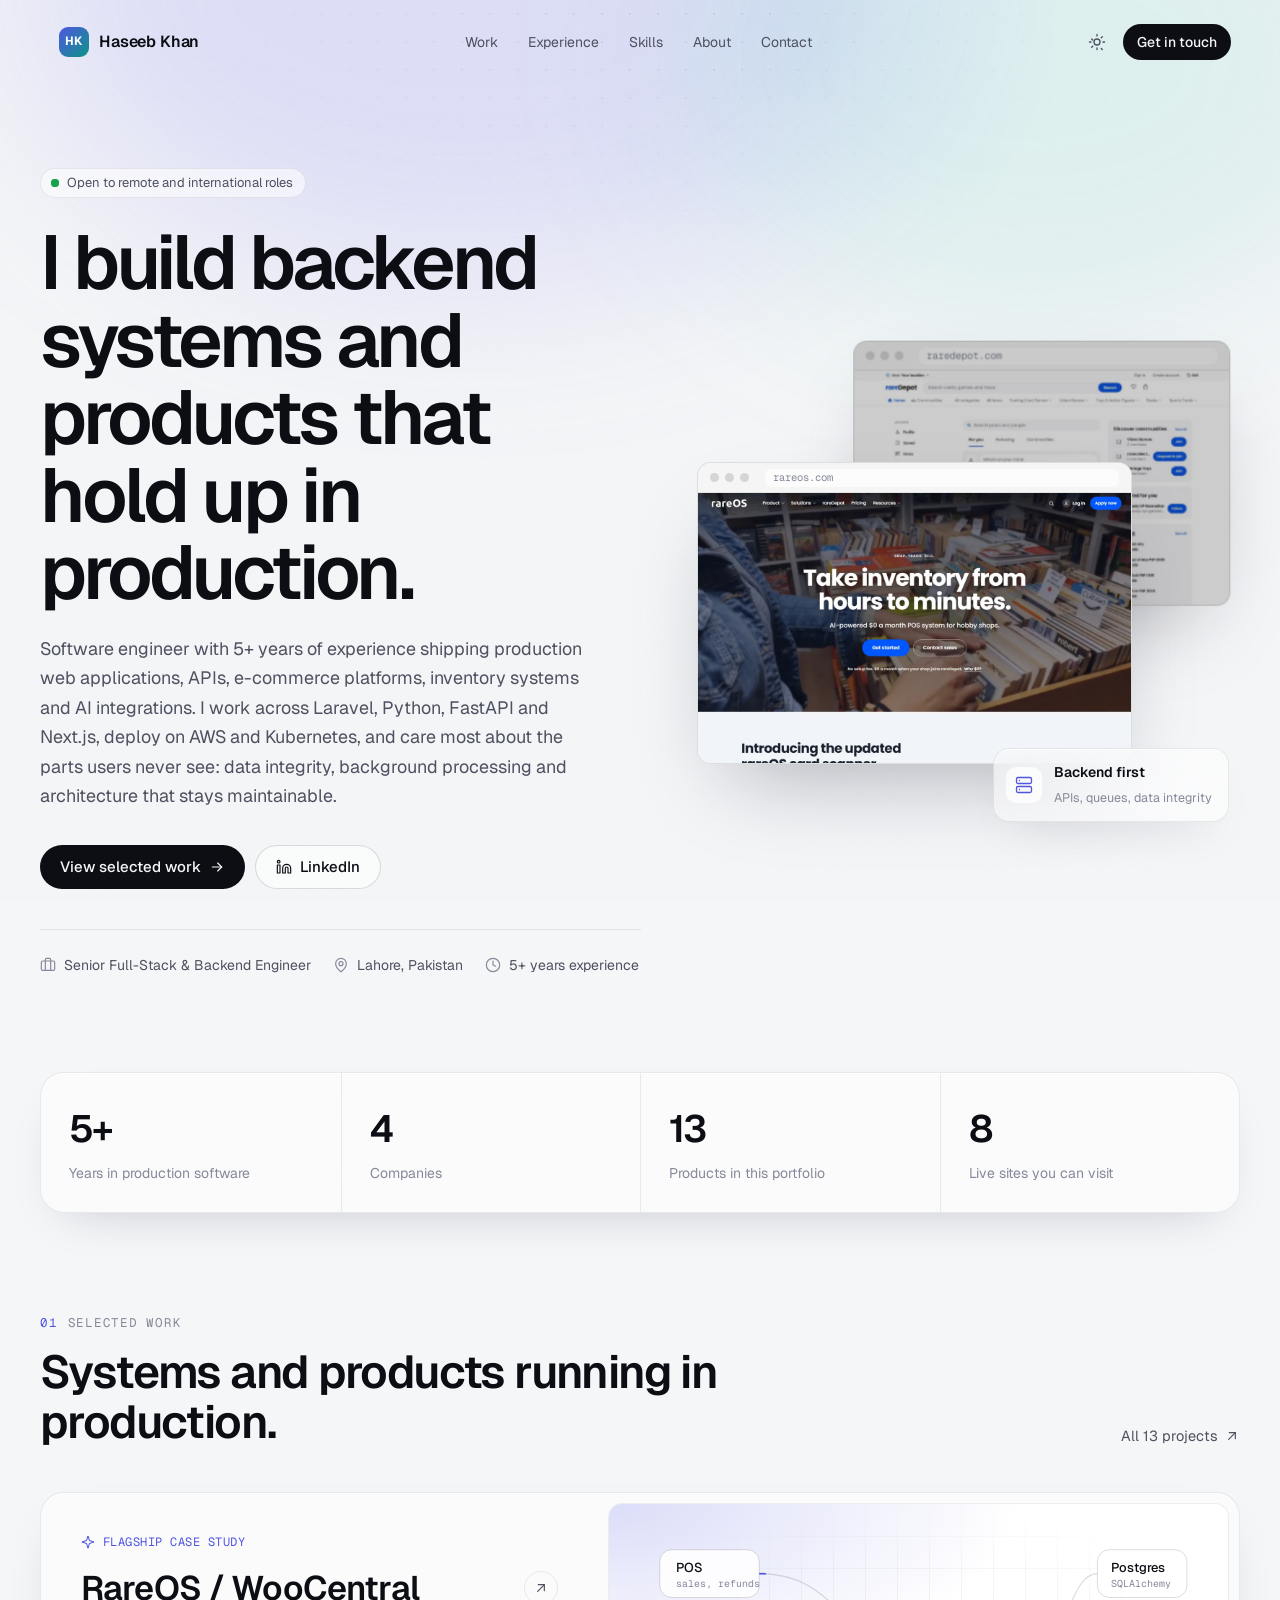
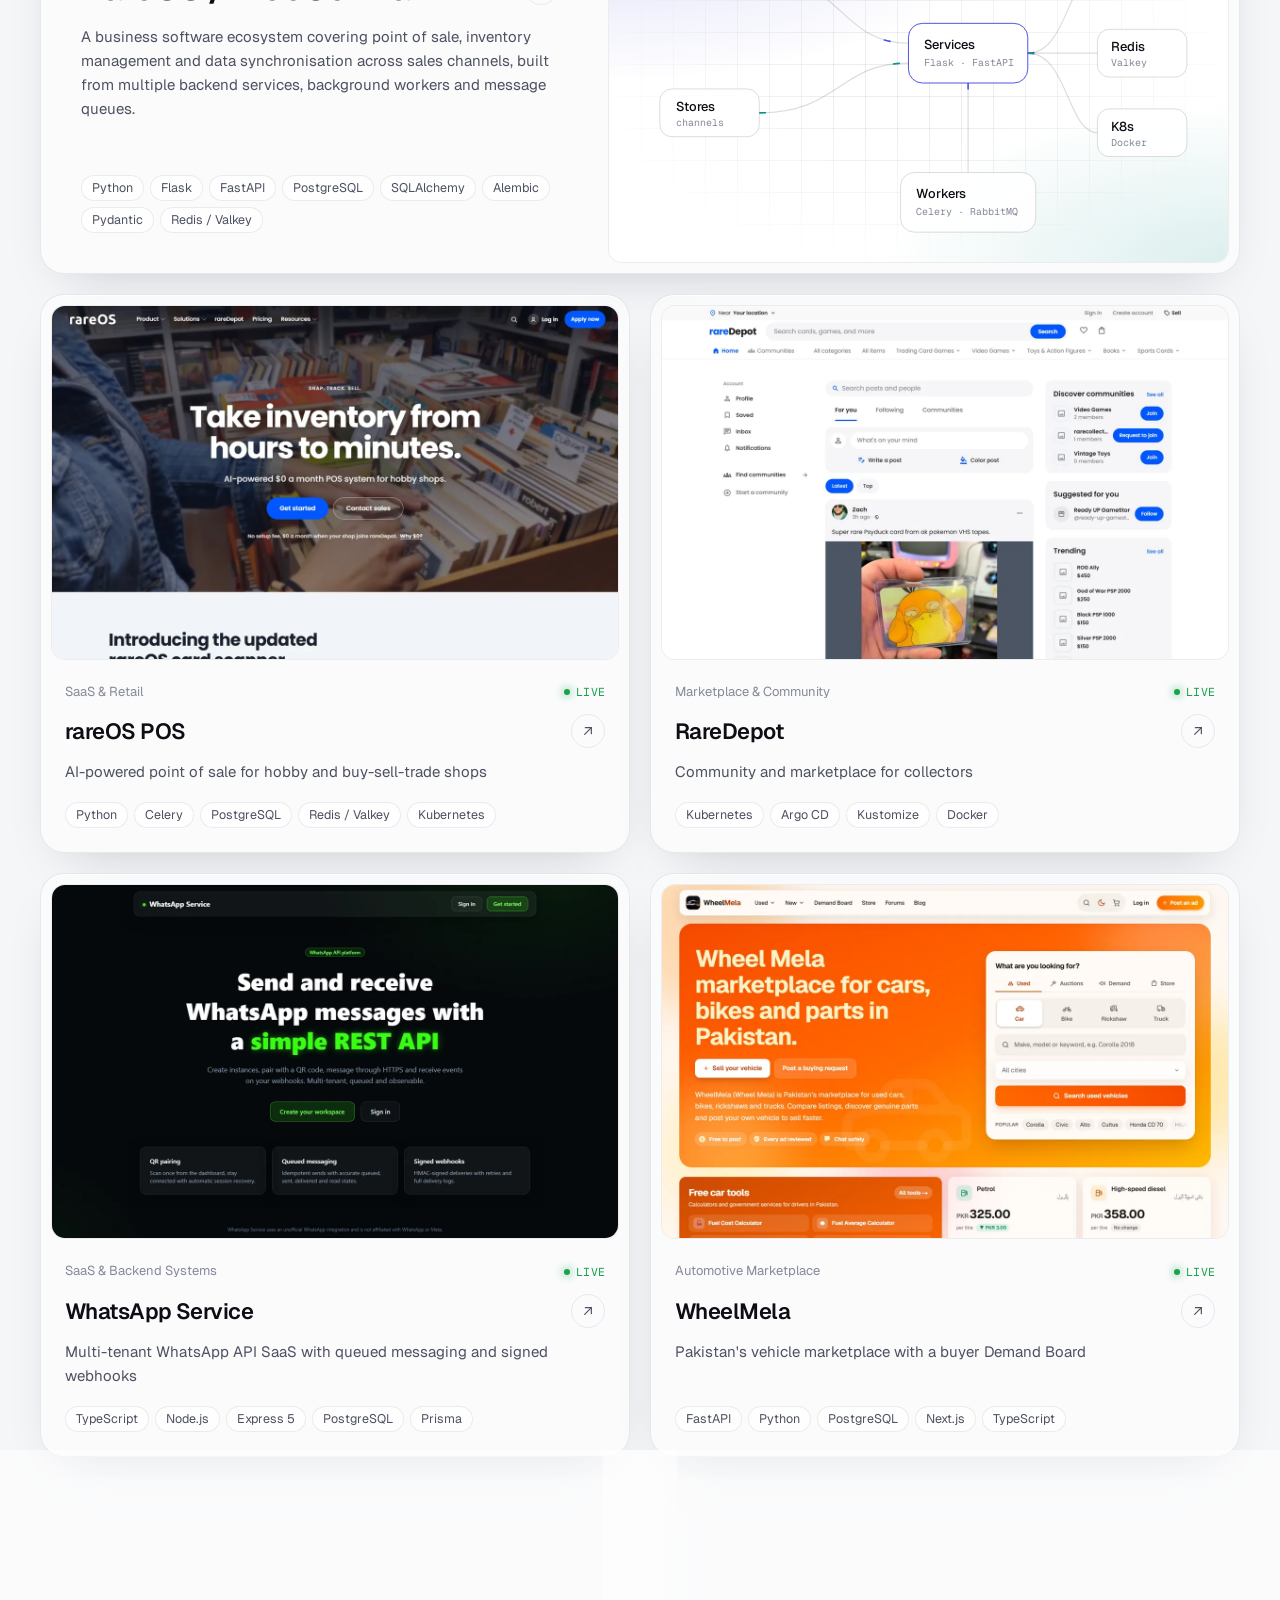
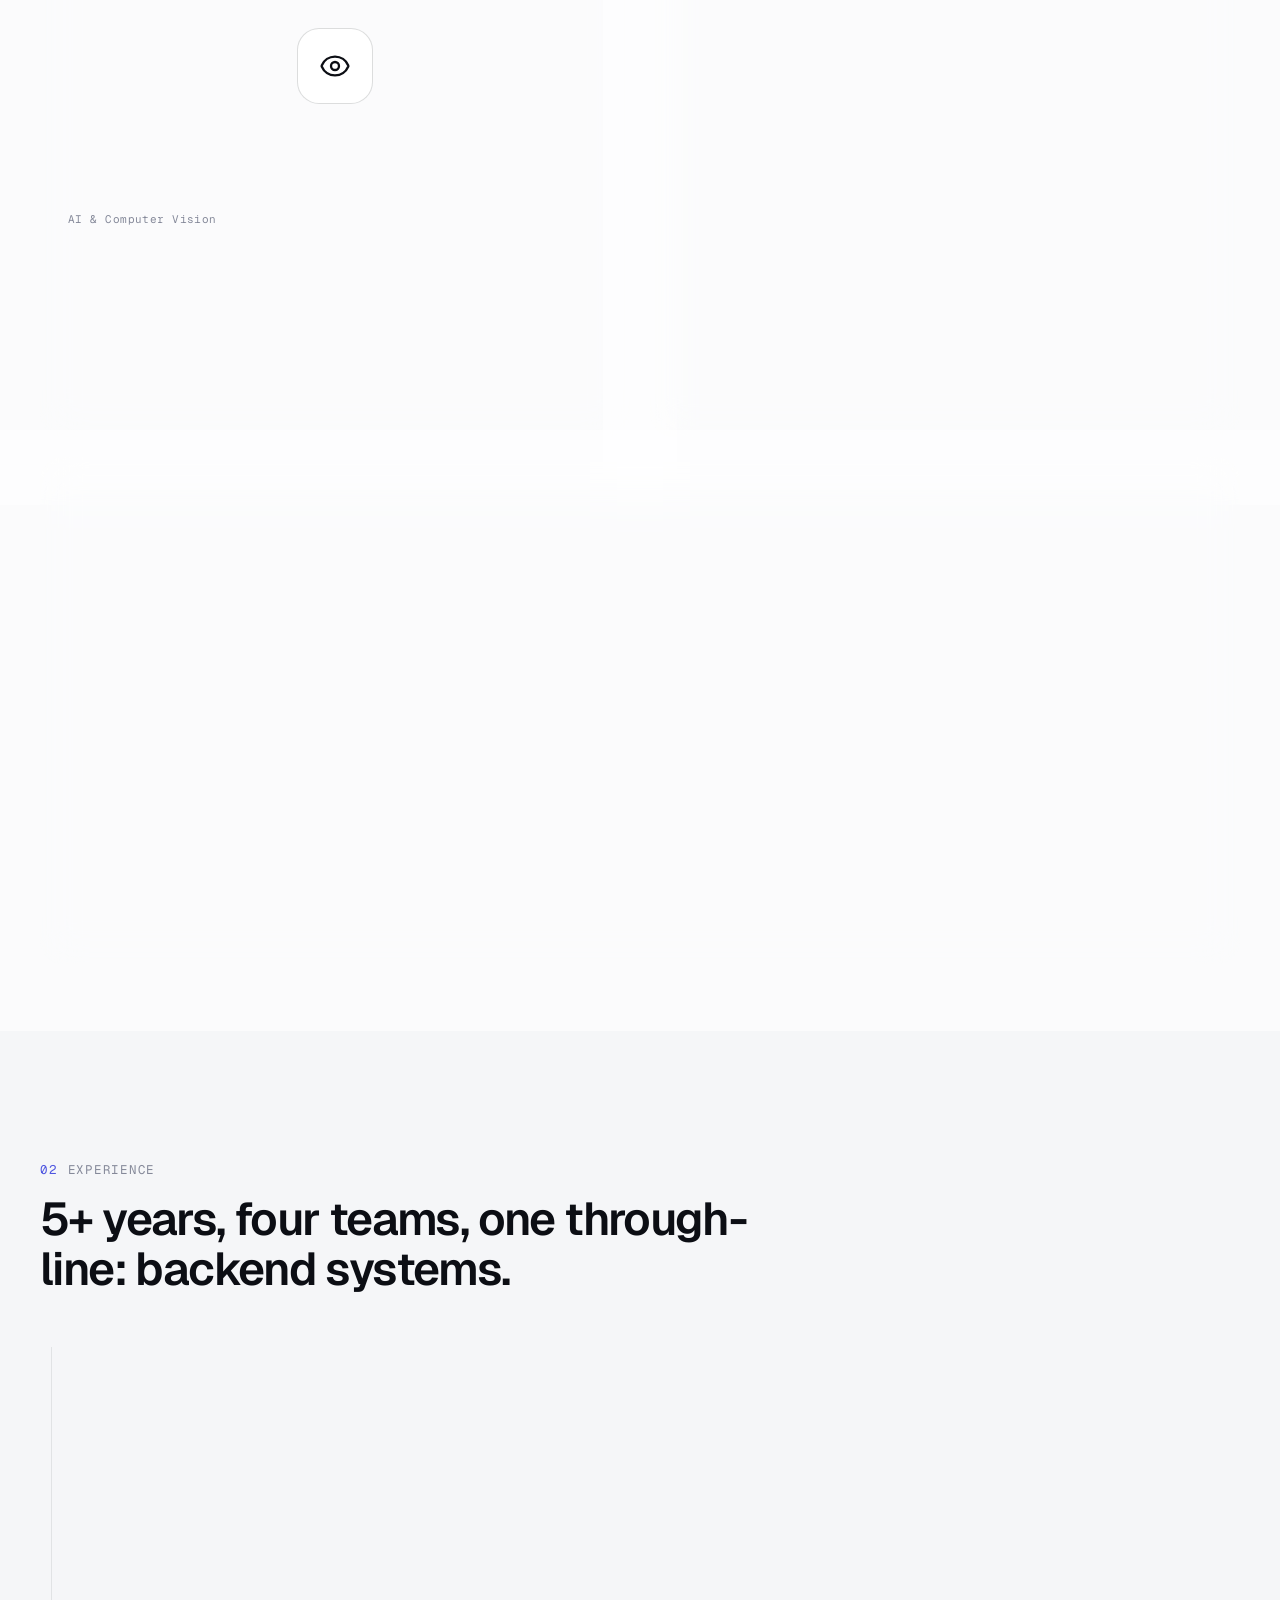
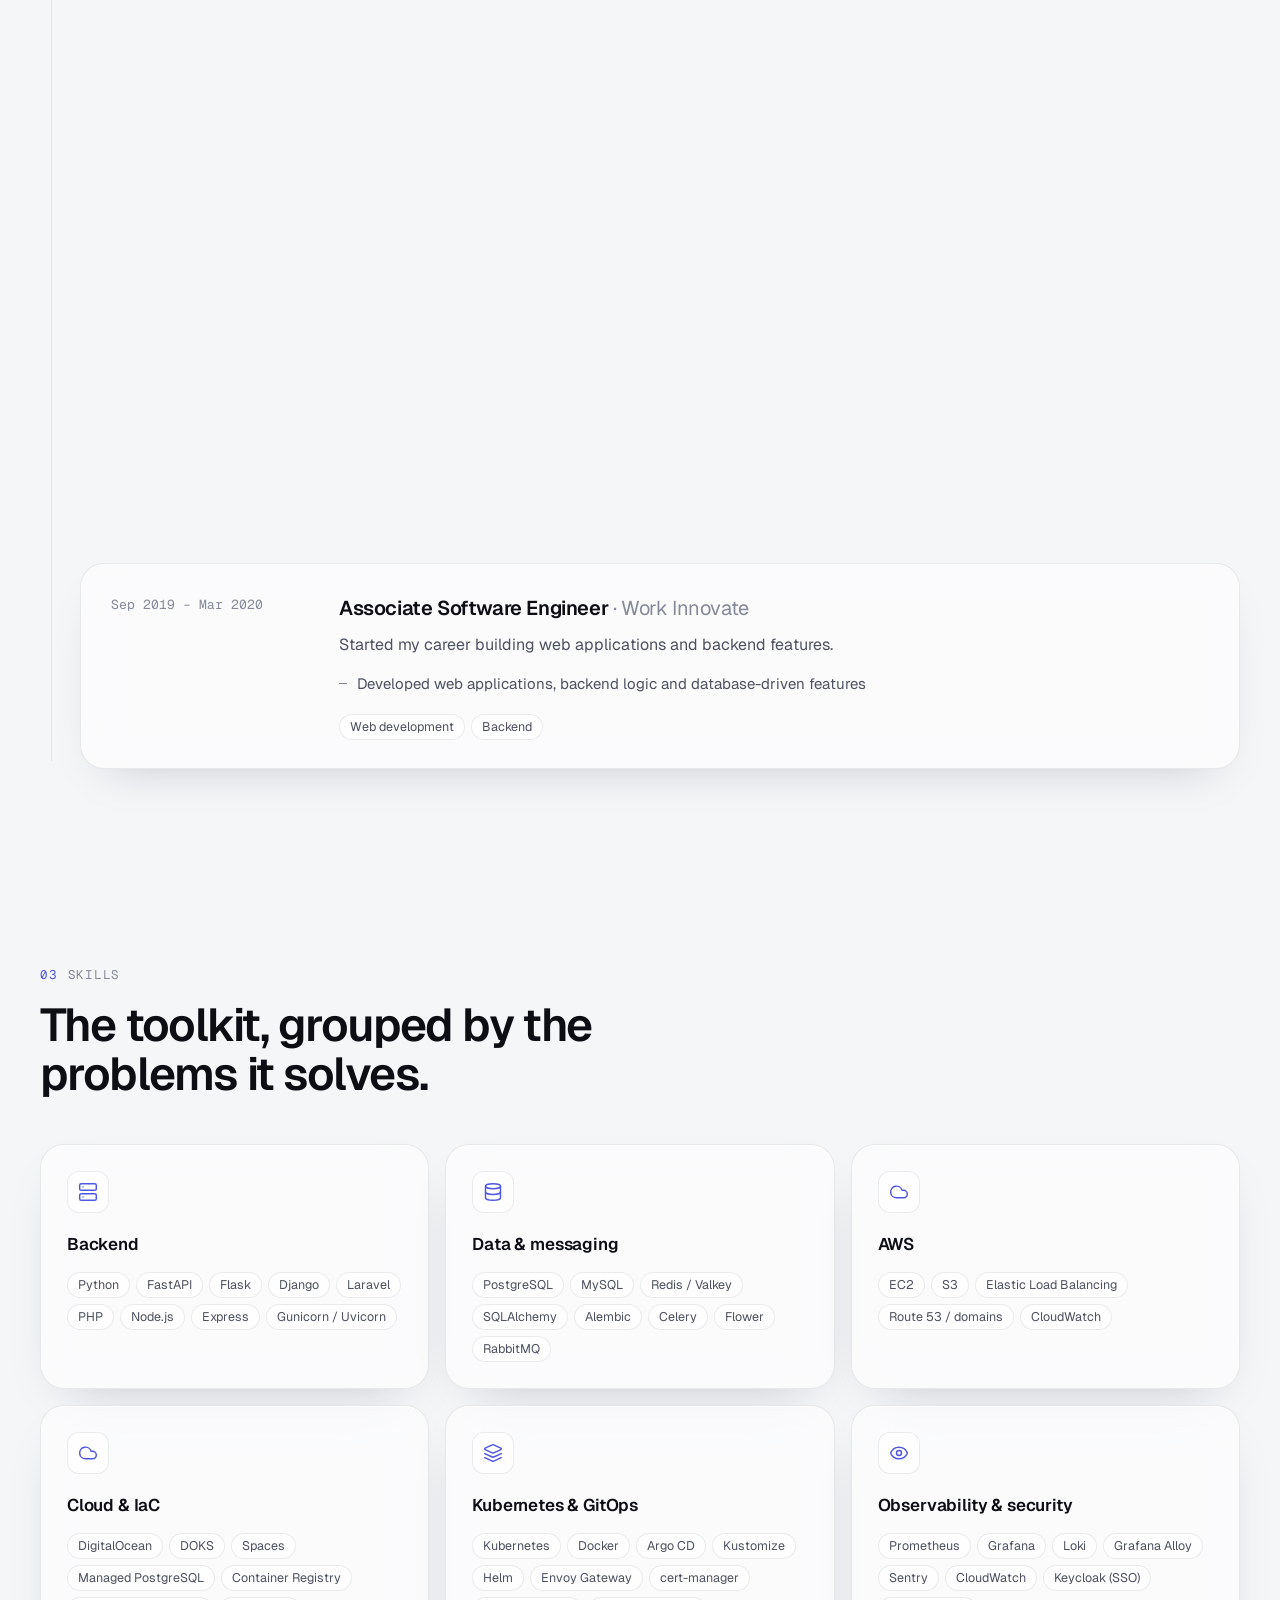
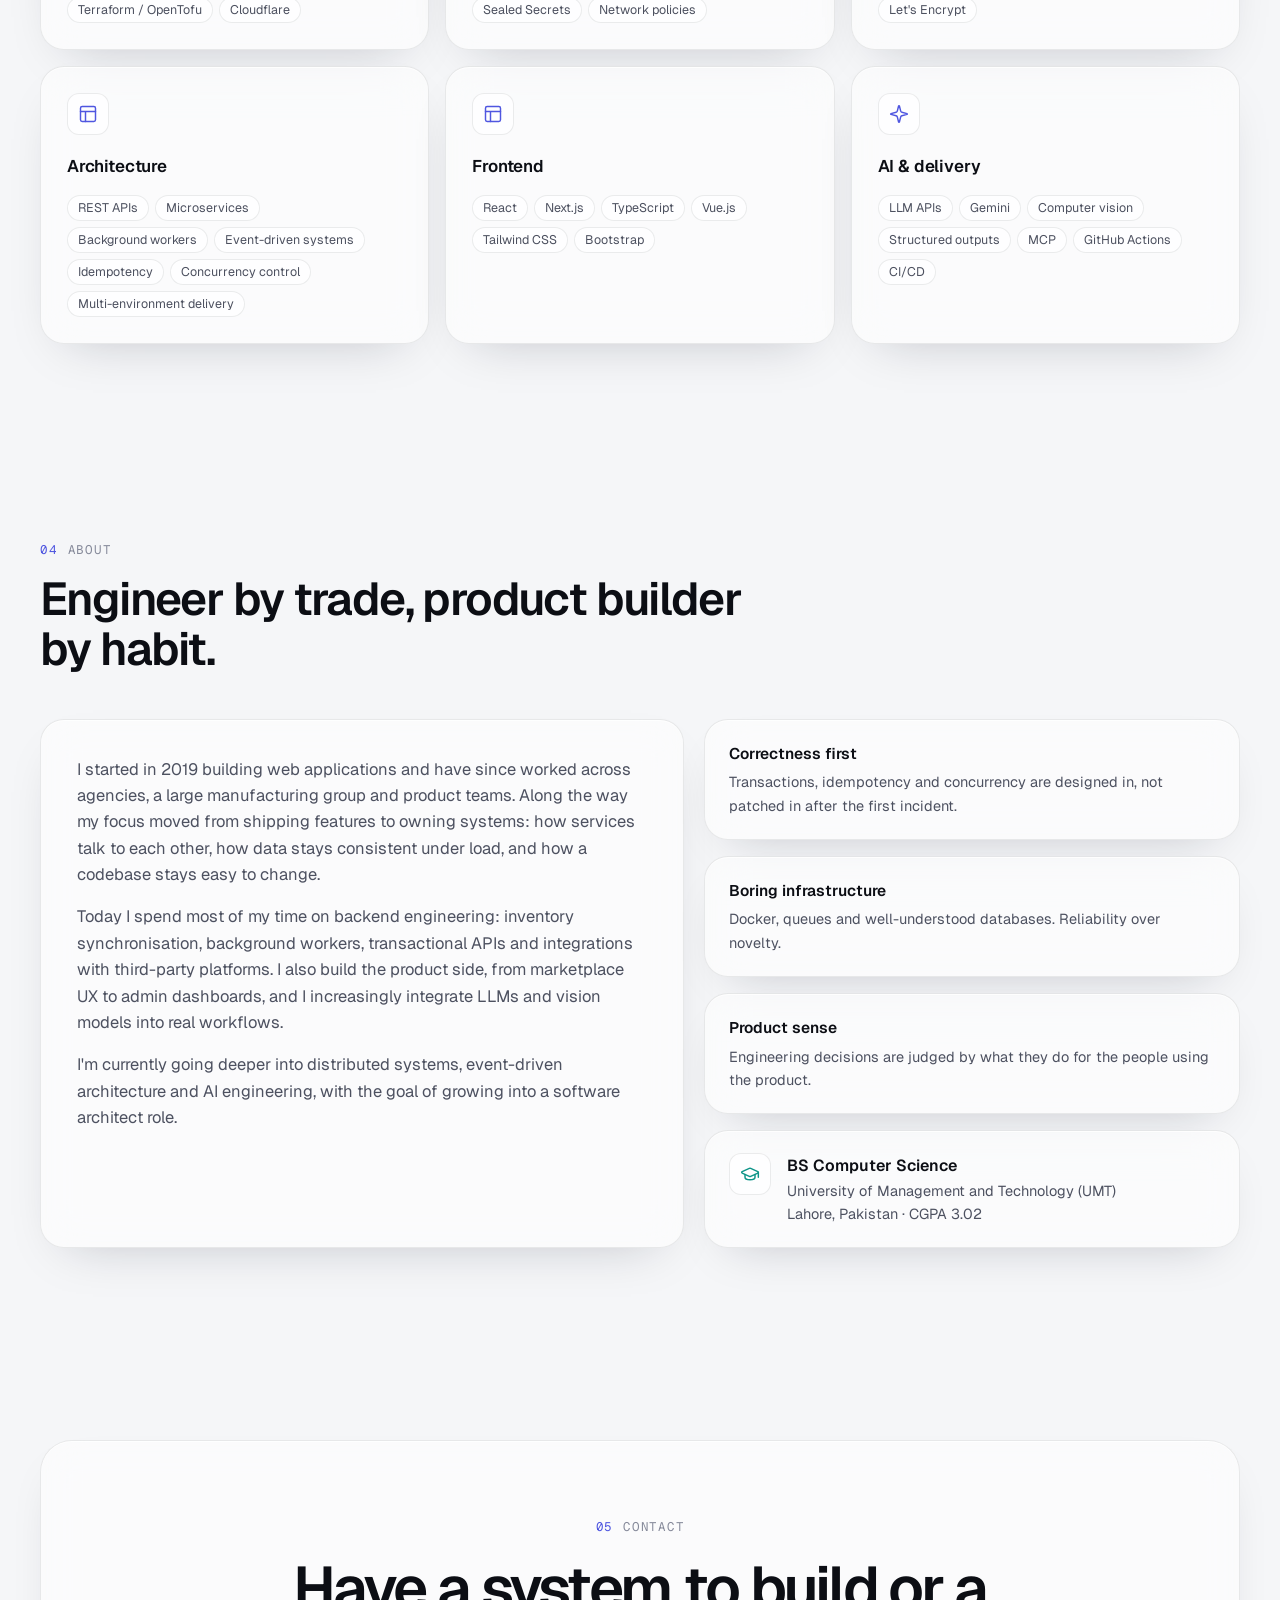
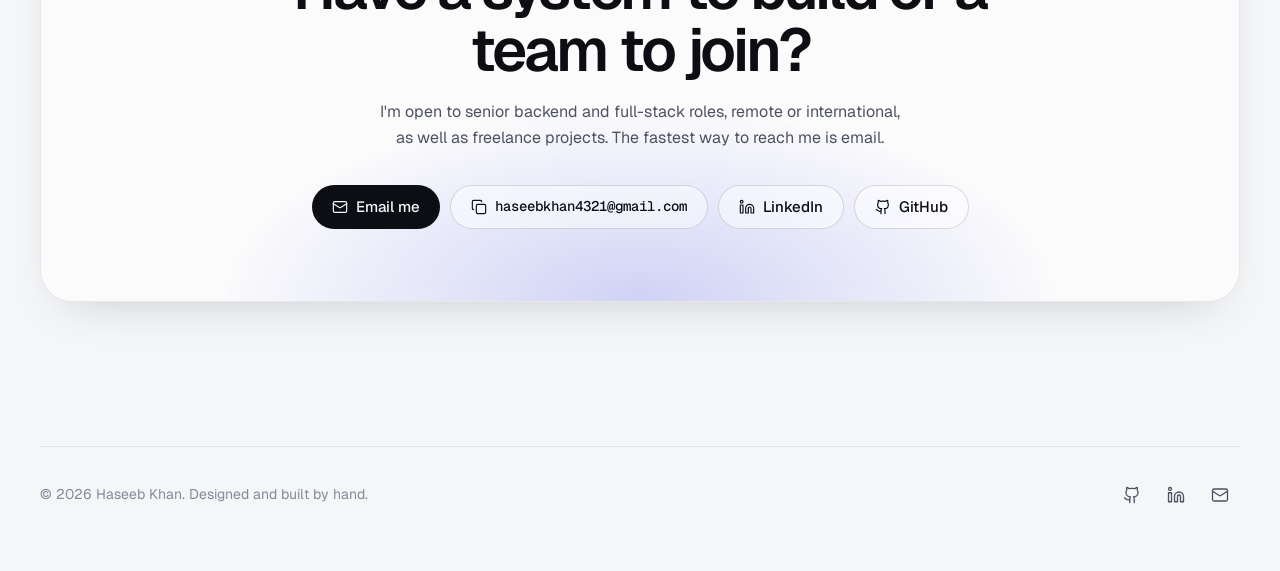
<file: index.html>
<!doctype html>
<html lang="en" data-theme="dark">
<head>
  <meta charset="utf-8">
  <meta name="viewport" content="width=device-width, initial-scale=1">
  <title>Haseeb Khan | Senior Full-Stack & Backend Engineer</title>
  <meta name="description" content="Haseeb Khan is a senior full-stack and backend engineer in Lahore, Pakistan, building production APIs, marketplaces, inventory systems and AI integrations with Python, FastAPI and Laravel.">
  <meta name="author" content="Haseeb Khan">
  <meta name="theme-color" content="#07080b">
  <meta property="og:type" content="website">
  <meta property="og:title" content="Haseeb Khan | Senior Full-Stack & Backend Engineer">
  <meta property="og:description" content="Haseeb Khan is a senior full-stack and backend engineer in Lahore, Pakistan, building production APIs, marketplaces, inventory systems and AI integrations with Python, FastAPI and Laravel.">
  <meta property="og:image" content="https://haseebkhan4321.github.io/assets/projects/wheelmela.webp">
  <meta name="twitter:card" content="summary_large_image">
  <link rel="canonical" href="https://haseebkhan4321.github.io/">
  <link rel="icon" href="data:image/svg+xml,%3Csvg xmlns='http://www.w3.org/2000/svg' viewBox='0 0 64 64'%3E%3Cdefs%3E%3ClinearGradient id='g' x1='0' y1='0' x2='1' y2='1'%3E%3Cstop offset='0' stop-color='%238b93ff'/%3E%3Cstop offset='1' stop-color='%235ee6c8'/%3E%3C/linearGradient%3E%3C/defs%3E%3Crect width='64' height='64' rx='16' fill='url(%23g)'/%3E%3Ctext x='32' y='41' font-family='Arial' font-weight='700' font-size='24' text-anchor='middle' fill='%230b0d1a'%3EHK%3C/text%3E%3C/svg%3E">
  <link rel="preconnect" href="https://fonts.googleapis.com">
  <link rel="preconnect" href="https://fonts.gstatic.com" crossorigin>
  <link href="https://fonts.googleapis.com/css2?family=Geist:wght@400;500;600;700&family=Geist+Mono:wght@400;500&display=swap" rel="stylesheet">
  <link rel="stylesheet" href="style.css">
  <script>try{var t=localStorage.getItem("theme");if(t)document.documentElement.dataset.theme=t;else if(matchMedia("(prefers-color-scheme: light)").matches)document.documentElement.dataset.theme="light"}catch(e){}</script>
  <script type="application/ld+json">{"@context":"https://schema.org","@type":"Person","name":"Haseeb Khan","jobTitle":"Senior Full-Stack & Backend Engineer","address":{"@type":"PostalAddress","addressLocality":"Lahore","addressCountry":"PK"},"alumniOf":"University of Management and Technology","url":"https://haseebkhan4321.github.io/","sameAs":["https://www.linkedin.com/in/haseeb-khan-75891713a/","https://github.com/haseebkhan4321"]}</script>
</head>
<body data-page="home">
  <main id="app"></main>
  <noscript><p style="padding:120px 24px;text-align:center">This portfolio needs JavaScript. Email haseebkhan4321@gmail.com or visit linkedin.com/in/haseeb-khan-75891713a.</p></noscript>
  <script src="data.js"></script>
  <script src="app.js"></script>
</body>
</html>
</file>
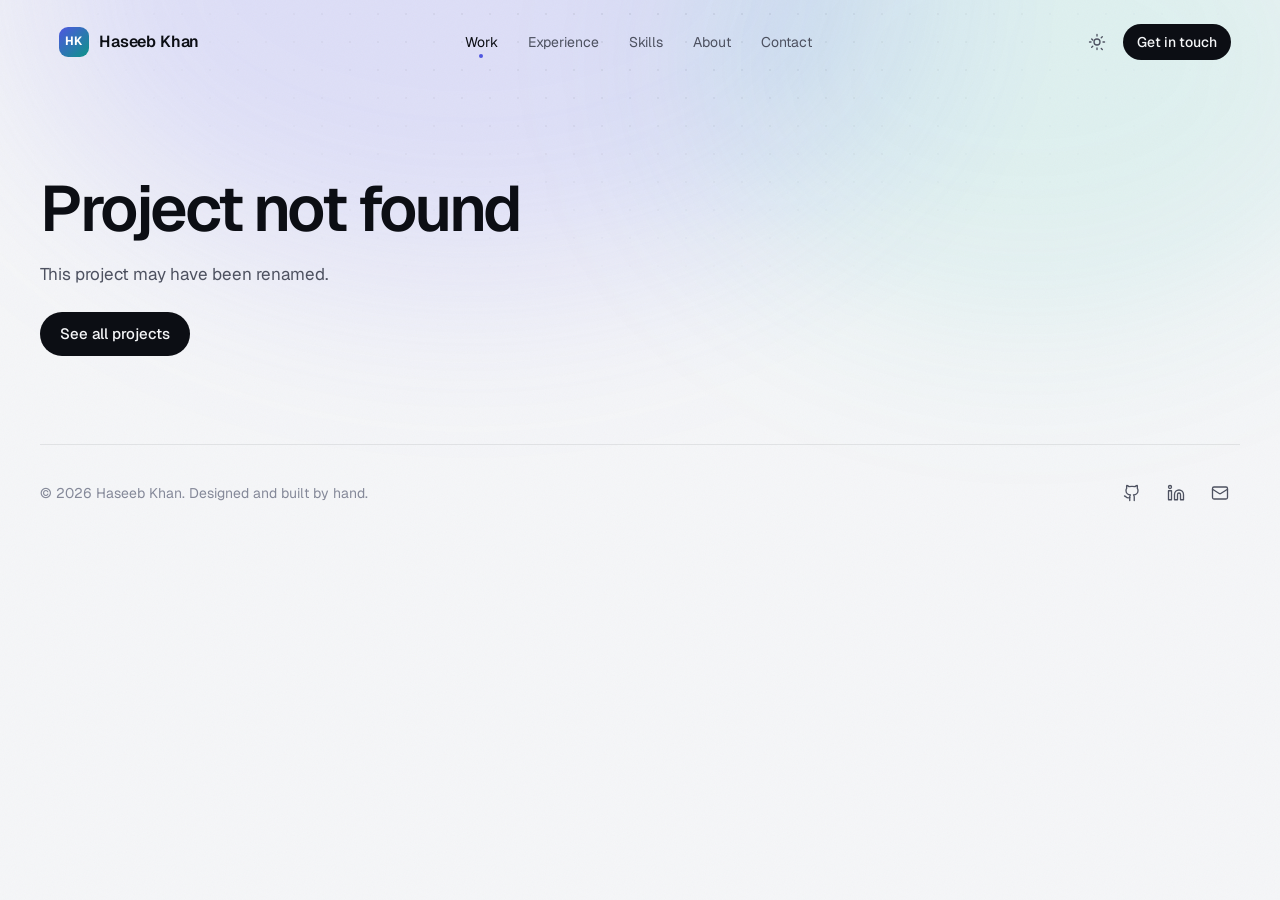
<file: project.html>
<!doctype html>
<html lang="en" data-theme="dark">
<head>
  <meta charset="utf-8">
  <meta name="viewport" content="width=device-width, initial-scale=1">
  <title>Case study | Haseeb Khan</title>
  <meta name="description" content="Project case study by Haseeb Khan.">
  <meta name="author" content="Haseeb Khan">
  <meta name="theme-color" content="#07080b">
  <meta property="og:type" content="website">
  <meta property="og:title" content="Case study | Haseeb Khan">
  <meta property="og:description" content="Project case study by Haseeb Khan.">
  <meta property="og:image" content="https://haseebkhan4321.github.io/assets/projects/wheelmela.webp">
  <meta name="twitter:card" content="summary_large_image">
  <link rel="canonical" href="https://haseebkhan4321.github.io/project.html">
  <link rel="icon" href="data:image/svg+xml,%3Csvg xmlns='http://www.w3.org/2000/svg' viewBox='0 0 64 64'%3E%3Cdefs%3E%3ClinearGradient id='g' x1='0' y1='0' x2='1' y2='1'%3E%3Cstop offset='0' stop-color='%238b93ff'/%3E%3Cstop offset='1' stop-color='%235ee6c8'/%3E%3C/linearGradient%3E%3C/defs%3E%3Crect width='64' height='64' rx='16' fill='url(%23g)'/%3E%3Ctext x='32' y='41' font-family='Arial' font-weight='700' font-size='24' text-anchor='middle' fill='%230b0d1a'%3EHK%3C/text%3E%3C/svg%3E">
  <link rel="preconnect" href="https://fonts.googleapis.com">
  <link rel="preconnect" href="https://fonts.gstatic.com" crossorigin>
  <link href="https://fonts.googleapis.com/css2?family=Geist:wght@400;500;600;700&family=Geist+Mono:wght@400;500&display=swap" rel="stylesheet">
  <link rel="stylesheet" href="style.css">
  <script>try{var t=localStorage.getItem("theme");if(t)document.documentElement.dataset.theme=t;else if(matchMedia("(prefers-color-scheme: light)").matches)document.documentElement.dataset.theme="light"}catch(e){}</script>
</head>
<body data-page="project">
  <main id="app"></main>
  <noscript><p style="padding:120px 24px;text-align:center">This portfolio needs JavaScript. Email haseebkhan4321@gmail.com or visit linkedin.com/in/haseeb-khan-75891713a.</p></noscript>
  <script src="data.js"></script>
  <script src="app.js"></script>
</body>
</html>
</file>
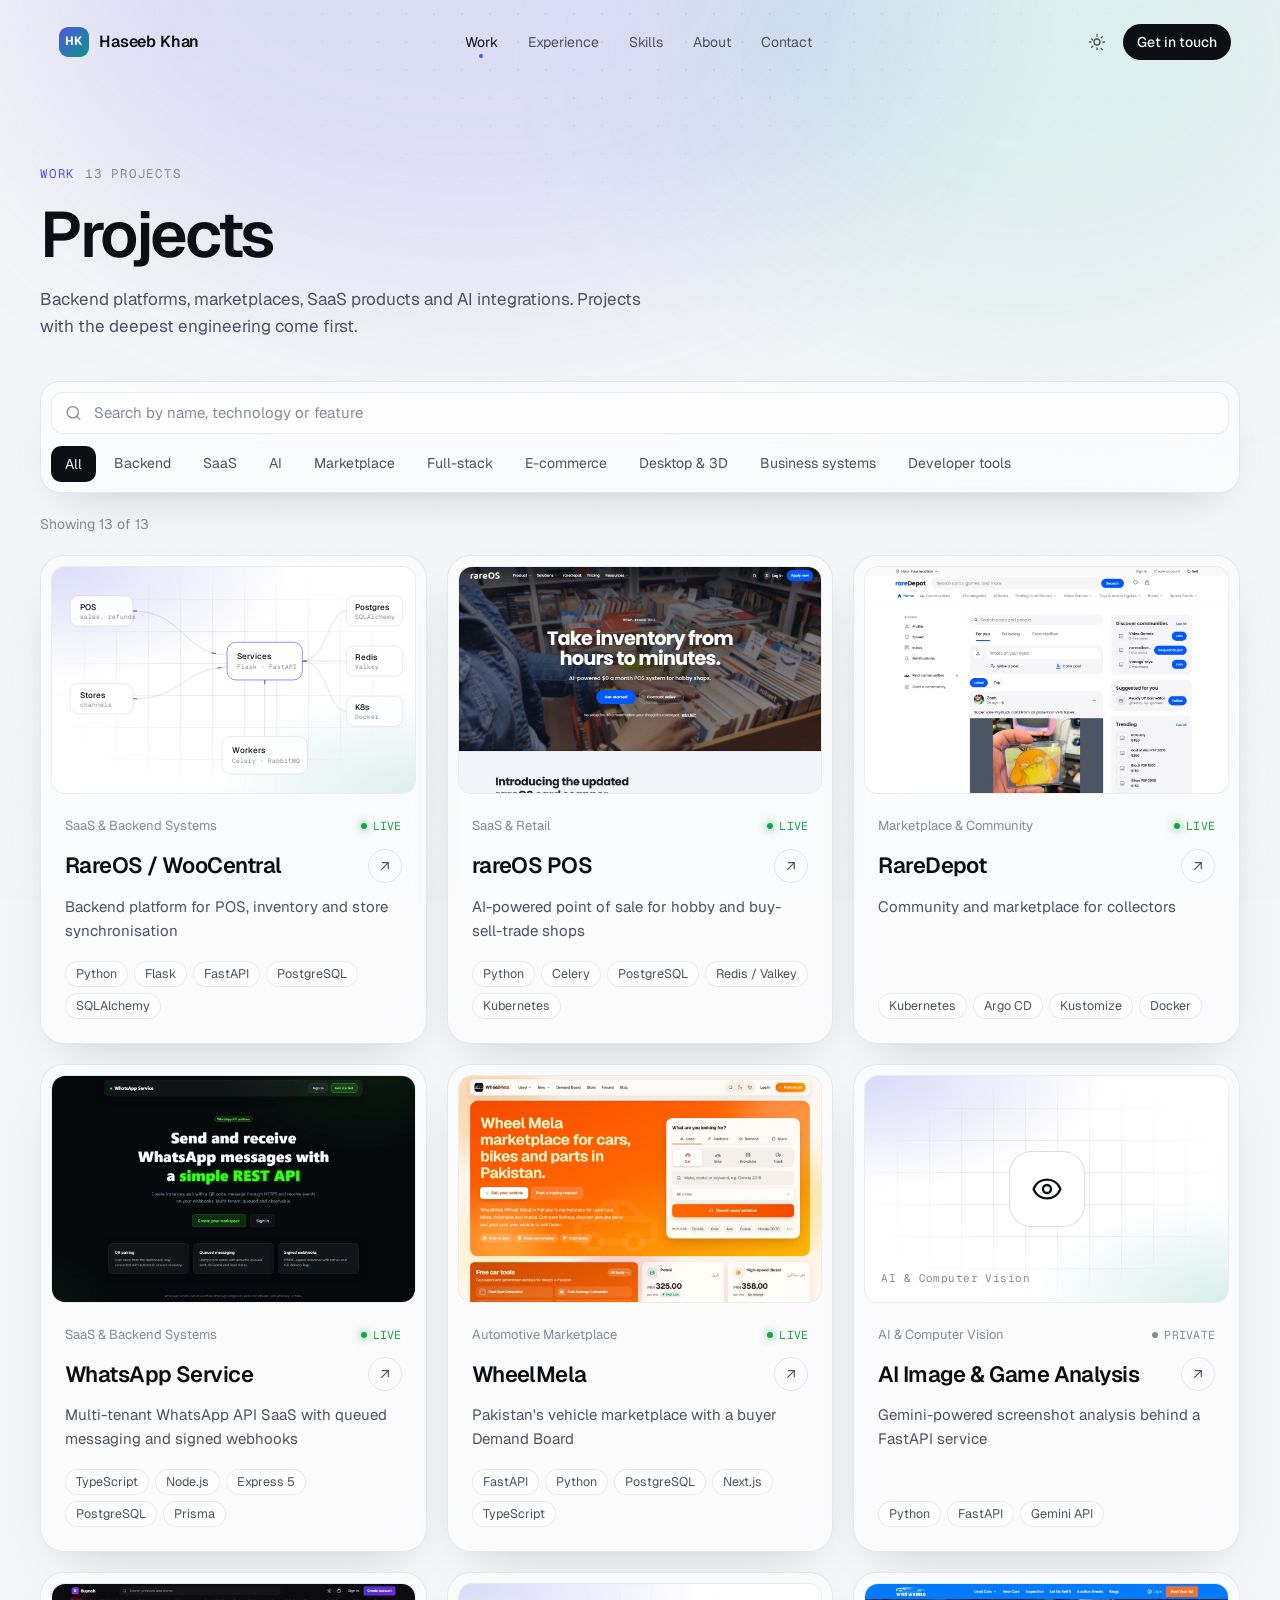
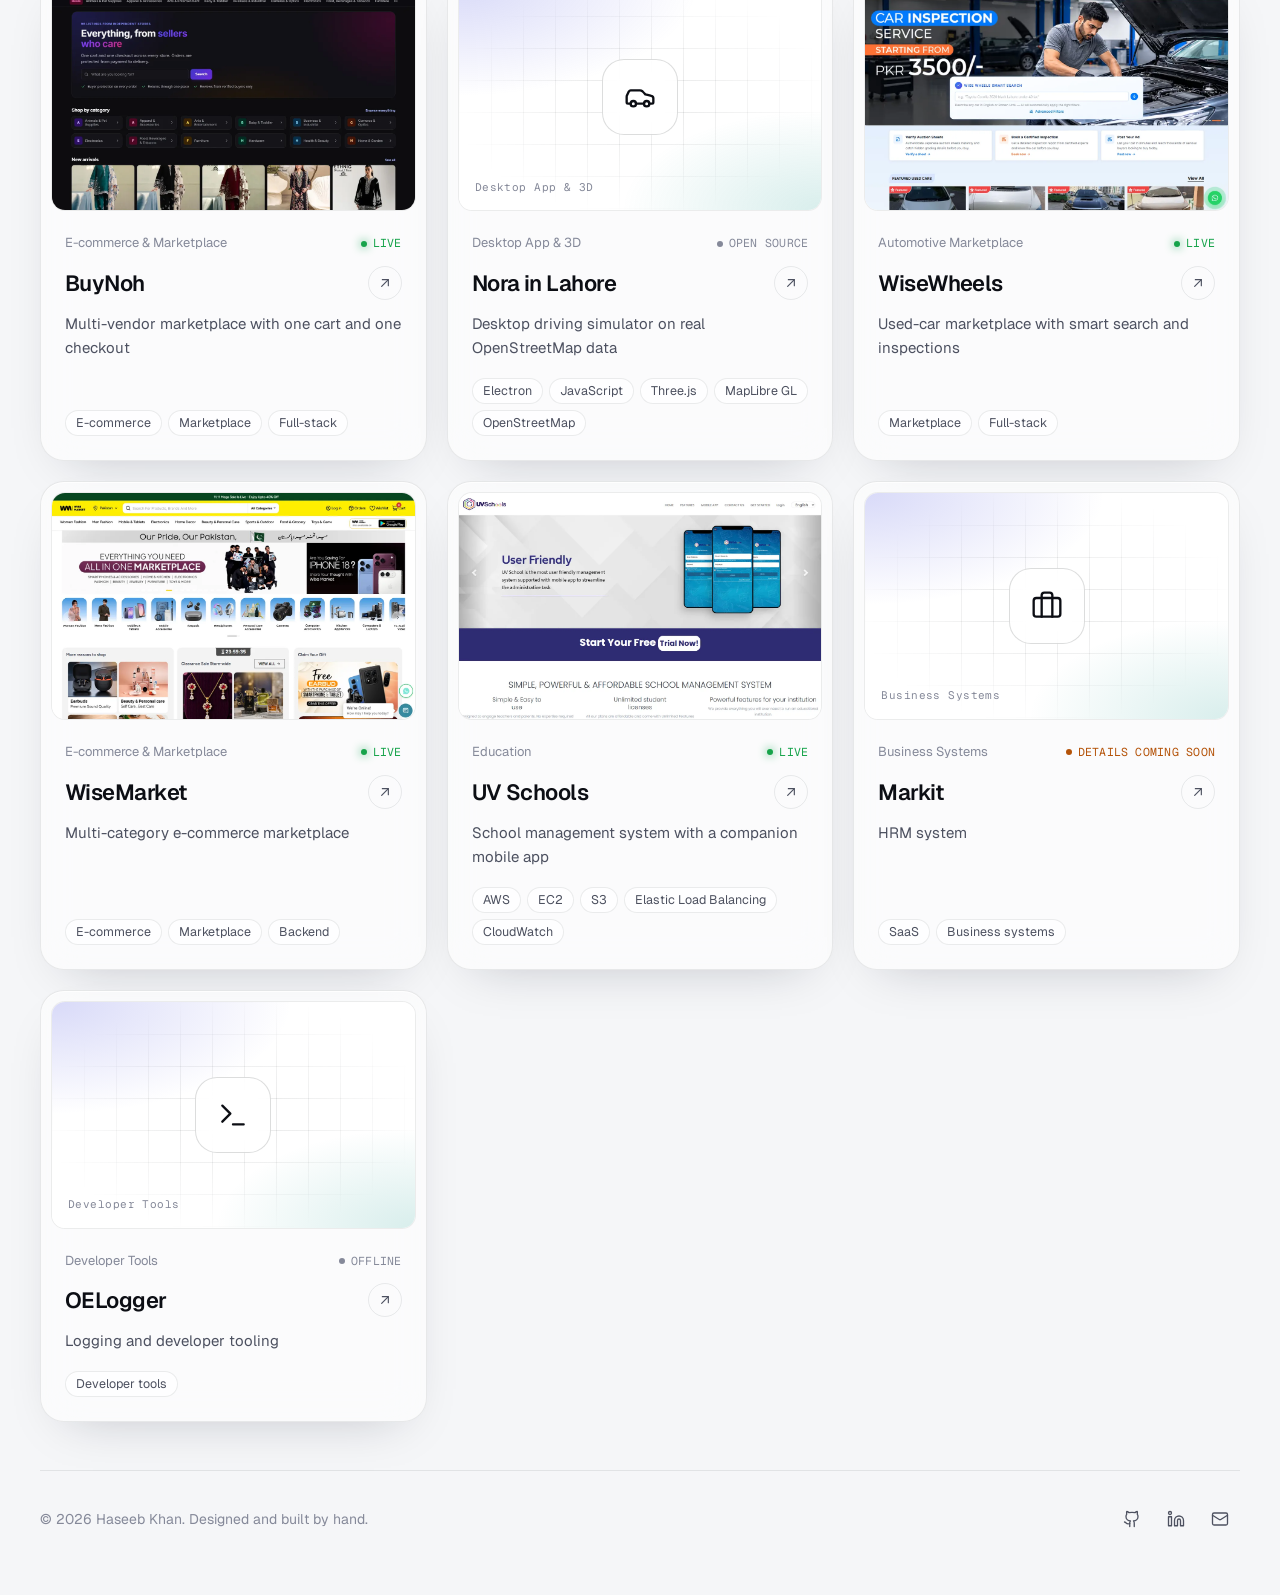
<file: projects.html>
<!doctype html>
<html lang="en" data-theme="dark">
<head>
  <meta charset="utf-8">
  <meta name="viewport" content="width=device-width, initial-scale=1">
  <title>Projects | Haseeb Khan</title>
  <meta name="description" content="Backend platforms, marketplaces, business systems and AI integrations built by Haseeb Khan.">
  <meta name="author" content="Haseeb Khan">
  <meta name="theme-color" content="#07080b">
  <meta property="og:type" content="website">
  <meta property="og:title" content="Projects | Haseeb Khan">
  <meta property="og:description" content="Backend platforms, marketplaces, business systems and AI integrations built by Haseeb Khan.">
  <meta property="og:image" content="https://haseebkhan4321.github.io/assets/projects/wheelmela.webp">
  <meta name="twitter:card" content="summary_large_image">
  <link rel="canonical" href="https://haseebkhan4321.github.io/projects.html">
  <link rel="icon" href="data:image/svg+xml,%3Csvg xmlns='http://www.w3.org/2000/svg' viewBox='0 0 64 64'%3E%3Cdefs%3E%3ClinearGradient id='g' x1='0' y1='0' x2='1' y2='1'%3E%3Cstop offset='0' stop-color='%238b93ff'/%3E%3Cstop offset='1' stop-color='%235ee6c8'/%3E%3C/linearGradient%3E%3C/defs%3E%3Crect width='64' height='64' rx='16' fill='url(%23g)'/%3E%3Ctext x='32' y='41' font-family='Arial' font-weight='700' font-size='24' text-anchor='middle' fill='%230b0d1a'%3EHK%3C/text%3E%3C/svg%3E">
  <link rel="preconnect" href="https://fonts.googleapis.com">
  <link rel="preconnect" href="https://fonts.gstatic.com" crossorigin>
  <link href="https://fonts.googleapis.com/css2?family=Geist:wght@400;500;600;700&family=Geist+Mono:wght@400;500&display=swap" rel="stylesheet">
  <link rel="stylesheet" href="style.css">
  <script>try{var t=localStorage.getItem("theme");if(t)document.documentElement.dataset.theme=t;else if(matchMedia("(prefers-color-scheme: light)").matches)document.documentElement.dataset.theme="light"}catch(e){}</script>
</head>
<body data-page="projects">
  <main id="app"></main>
  <noscript><p style="padding:120px 24px;text-align:center">This portfolio needs JavaScript. Email haseebkhan4321@gmail.com or visit linkedin.com/in/haseeb-khan-75891713a.</p></noscript>
  <script src="data.js"></script>
  <script src="app.js"></script>
</body>
</html>
</file>
<file: style.css>
/* ==========================================================================
   Design tokens
   ========================================================================== */
:root {
  --font-sans: "Geist", "Inter", system-ui, -apple-system, "Segoe UI", sans-serif;
  --font-mono: "Geist Mono", ui-monospace, "SFMono-Regular", Menlo, monospace;

  --bg: #07080b;
  --bg-elev: #0d0f14;
  --text: #ededf0;
  --text-2: #a3a6b3;
  --text-3: #6c6f7d;
  --line: rgba(255, 255, 255, 0.08);
  --line-strong: rgba(255, 255, 255, 0.14);
  --glass: rgba(255, 255, 255, 0.035);
  --glass-2: rgba(255, 255, 255, 0.06);
  --glass-hi: rgba(255, 255, 255, 0.09);
  --accent: #8b93ff;
  --accent-2: #5ee6c8;
  --accent-ink: #0b0d1a;
  --ok: #4ade80;
  --warn: #fbbf24;
  --aurora-1: rgba(99, 102, 241, 0.22);
  --aurora-2: rgba(45, 212, 191, 0.12);
  --shadow: 0 1px 0 rgba(255, 255, 255, 0.04) inset, 0 24px 60px -24px rgba(0, 0, 0, 0.6);
  --shadow-lg: 0 1px 0 rgba(255, 255, 255, 0.05) inset, 0 40px 100px -30px rgba(0, 0, 0, 0.75);
  --spot: rgba(139, 147, 255, 0.12);

  --r-sm: 10px;
  --r: 16px;
  --r-lg: 24px;
  --container: 1200px;
  --gutter: clamp(16px, 4vw, 40px);
  --ease: cubic-bezier(0.2, 0.8, 0.2, 1);
  --ease-out: cubic-bezier(0.16, 1, 0.3, 1);
  color-scheme: dark;
}

:root[data-theme="light"] {
  --bg: #f5f6f8;
  --bg-elev: #ffffff;
  --text: #0c0e14;
  --text-2: #4d5160;
  --text-3: #858999;
  --line: rgba(12, 14, 20, 0.08);
  --line-strong: rgba(12, 14, 20, 0.14);
  --glass: rgba(255, 255, 255, 0.55);
  --glass-2: rgba(255, 255, 255, 0.75);
  --glass-hi: rgba(255, 255, 255, 0.9);
  --accent: #4f56e0;
  --accent-2: #0d9488;
  --accent-ink: #ffffff;
  --ok: #16a34a;
  --warn: #b45309;
  --aurora-1: rgba(99, 102, 241, 0.16);
  --aurora-2: rgba(20, 184, 166, 0.1);
  --shadow: 0 1px 0 rgba(255, 255, 255, 0.8) inset, 0 20px 50px -28px rgba(15, 20, 40, 0.25);
  --shadow-lg: 0 1px 0 rgba(255, 255, 255, 0.9) inset, 0 40px 90px -36px rgba(15, 20, 40, 0.35);
  --spot: rgba(79, 86, 224, 0.08);
  color-scheme: light;
}

/* ==========================================================================
   Base
   ========================================================================== */
*, *::before, *::after { box-sizing: border-box; }
* { margin: 0; padding: 0; }
html { -webkit-text-size-adjust: 100%; scroll-behavior: smooth; scroll-padding-top: 96px; }
body {
  font-family: var(--font-sans);
  font-size: 16px;
  line-height: 1.6;
  color: var(--text);
  background: var(--bg);
  -webkit-font-smoothing: antialiased;
  text-rendering: optimizeLegibility;
  overflow-x: hidden;
  transition: background-color 0.4s var(--ease), color 0.4s var(--ease);
}
img { display: block; max-width: 100%; }
a { color: inherit; text-decoration: none; }
button { font: inherit; color: inherit; background: none; border: 0; cursor: pointer; }
ul { list-style: none; }
::selection { background: var(--accent); color: var(--accent-ink); }
:focus-visible { outline: 2px solid var(--accent); outline-offset: 3px; border-radius: 6px; }

.container { width: 100%; max-width: calc(var(--container) + var(--gutter) * 2); margin: 0 auto; padding: 0 var(--gutter); }
.mono { font-family: var(--font-mono); }
.sr-only { position: absolute; width: 1px; height: 1px; overflow: hidden; clip: rect(0 0 0 0); white-space: nowrap; }

/* ==========================================================================
   Backdrop
   ========================================================================== */
.backdrop { position: fixed; inset: 0; z-index: -1; pointer-events: none; overflow: hidden; }
.backdrop .aurora {
  position: absolute; border-radius: 50%; filter: blur(90px);
  animation: drift 28s var(--ease) infinite alternate;
}
.backdrop .a1 { width: 900px; height: 600px; top: -320px; left: 50%; margin-left: -620px; background: var(--aurora-1); }
.backdrop .a2 { width: 700px; height: 520px; top: -200px; left: 50%; margin-left: 40px; background: var(--aurora-2); animation-delay: -10s; }
@keyframes drift {
  from { transform: translate3d(0, 0, 0) scale(1); }
  to   { transform: translate3d(60px, 40px, 0) scale(1.08); }
}
.backdrop .grid {
  position: absolute; inset: 0;
  background-image: radial-gradient(var(--line-strong) 1px, transparent 1px);
  background-size: 28px 28px;
  mask-image: radial-gradient(ellipse 70% 50% at 50% 0%, #000 0%, transparent 70%);
  -webkit-mask-image: radial-gradient(ellipse 70% 50% at 50% 0%, #000 0%, transparent 70%);
  opacity: 0.5;
}
.backdrop .noise {
  position: absolute; inset: -50%; opacity: 0.035;
  background-image: url("data:image/svg+xml,%3Csvg xmlns='http://www.w3.org/2000/svg' width='160' height='160'%3E%3Cfilter id='n'%3E%3CfeTurbulence type='fractalNoise' baseFrequency='0.9' numOctaves='3' stitchTiles='stitch'/%3E%3C/filter%3E%3Crect width='100%25' height='100%25' filter='url(%23n)'/%3E%3C/svg%3E");
}

/* ==========================================================================
   Glass surfaces
   ========================================================================== */
.glass {
  position: relative;
  background: var(--glass);
  border: 1px solid var(--line);
  border-radius: var(--r-lg);
  box-shadow: var(--shadow);
  backdrop-filter: blur(20px) saturate(140%);
  -webkit-backdrop-filter: blur(20px) saturate(140%);
}
/* pointer spotlight */
.spot { isolation: isolate; }
.spot::after {
  content: ""; position: absolute; inset: 0; border-radius: inherit; pointer-events: none; z-index: -1;
  background: radial-gradient(520px circle at var(--x, 50%) var(--y, -20%), var(--spot), transparent 45%);
  opacity: 0; transition: opacity 0.5s var(--ease);
}
.spot:hover::after { opacity: 1; }
.spot::before {
  content: ""; position: absolute; inset: -1px; border-radius: inherit; pointer-events: none; padding: 1px;
  background: radial-gradient(300px circle at var(--x, 50%) var(--y, -20%), color-mix(in srgb, var(--accent) 60%, transparent), transparent 60%);
  -webkit-mask: linear-gradient(#000 0 0) content-box, linear-gradient(#000 0 0);
  -webkit-mask-composite: xor; mask-composite: exclude;
  opacity: 0; transition: opacity 0.5s var(--ease);
}
.spot:hover::before { opacity: 1; }

/* ==========================================================================
   Header
   ========================================================================== */
.header {
  position: fixed; top: 0; left: 0; right: 0; z-index: 50;
  padding: 14px 0;
  transition: padding 0.35s var(--ease), transform 0.4s var(--ease);
}
.header .bar {
  display: flex; align-items: center; justify-content: space-between; gap: 16px;
  height: 56px; padding: 0 8px 0 18px; border-radius: 999px;
  border: 1px solid transparent;
  transition: background 0.35s var(--ease), border-color 0.35s var(--ease), box-shadow 0.35s var(--ease);
}
.header.scrolled .bar {
  background: color-mix(in srgb, var(--bg-elev) 70%, transparent);
  border-color: var(--line);
  box-shadow: var(--shadow);
  backdrop-filter: blur(20px) saturate(160%);
  -webkit-backdrop-filter: blur(20px) saturate(160%);
}
.header.hide { transform: translateY(-110%); }
.brand { display: flex; align-items: center; gap: 10px; font-weight: 600; letter-spacing: -0.01em; }
.brand-mark {
  width: 30px; height: 30px; border-radius: 9px; display: grid; place-items: center;
  font-size: 12px; font-weight: 700; letter-spacing: 0.02em; color: var(--accent-ink);
  background: linear-gradient(135deg, var(--accent), var(--accent-2));
}
.nav { display: flex; align-items: center; gap: 2px; }
.nav a {
  position: relative; padding: 8px 14px; border-radius: 999px; font-size: 14px; color: var(--text-2);
  transition: color 0.2s var(--ease), background 0.2s var(--ease);
}
.nav a:hover { color: var(--text); background: var(--glass-2); }
.nav a.active { color: var(--text); }
.nav a.active::after {
  content: ""; position: absolute; left: 50%; bottom: 3px; width: 4px; height: 4px; margin-left: -2px;
  border-radius: 50%; background: var(--accent);
}
.header-actions { display: flex; align-items: center; gap: 6px; }
.icon-btn {
  width: 40px; height: 40px; border-radius: 999px; display: grid; place-items: center; color: var(--text-2);
  transition: background 0.2s var(--ease), color 0.2s var(--ease);
}
.icon-btn:hover { background: var(--glass-2); color: var(--text); }
.icon-btn svg { width: 18px; height: 18px; }
.theme-toggle .sun { display: none; }
:root[data-theme="light"] .theme-toggle .sun { display: block; }
:root[data-theme="light"] .theme-toggle .moon { display: none; }
.menu-toggle { display: none; }

/* ==========================================================================
   Buttons, chips, labels
   ========================================================================== */
.btn {
  display: inline-flex; align-items: center; justify-content: center; gap: 8px;
  height: 44px; padding: 0 20px; border-radius: 999px; font-size: 15px; font-weight: 500; white-space: nowrap;
  transition: transform 0.25s var(--ease), background 0.25s var(--ease), box-shadow 0.25s var(--ease), border-color 0.25s var(--ease);
}
.btn svg { width: 16px; height: 16px; transition: transform 0.25s var(--ease); }
.btn:hover svg.arrow { transform: translate(2px, -2px); }
.btn-primary { background: var(--text); color: var(--bg); }
.btn-primary:hover { transform: translateY(-1px); box-shadow: 0 10px 30px -10px color-mix(in srgb, var(--text) 50%, transparent); }
.btn-ghost { border: 1px solid var(--line-strong); background: var(--glass); backdrop-filter: blur(12px); -webkit-backdrop-filter: blur(12px); }
.btn-ghost:hover { background: var(--glass-2); border-color: var(--text-3); }
.btn-sm { height: 36px; padding: 0 14px; font-size: 14px; }

.chip {
  display: inline-flex; align-items: center; height: 26px; padding: 0 10px; border-radius: 999px;
  font-size: 12.5px; color: var(--text-2); background: var(--glass-2); border: 1px solid var(--line);
  white-space: nowrap;
}
.chips { display: flex; flex-wrap: wrap; gap: 6px; }

.pill {
  display: inline-flex; align-items: center; gap: 8px; height: 30px; padding: 0 12px 0 10px;
  border-radius: 999px; font-size: 13px; color: var(--text-2);
  background: var(--glass); border: 1px solid var(--line);
  backdrop-filter: blur(12px); -webkit-backdrop-filter: blur(12px);
}
.pulse { position: relative; width: 8px; height: 8px; border-radius: 50%; background: var(--ok); }
.pulse::after {
  content: ""; position: absolute; inset: 0; border-radius: 50%; background: var(--ok);
  animation: ping 2.2s var(--ease) infinite;
}
@keyframes ping { 0% { transform: scale(1); opacity: 0.6; } 80%, 100% { transform: scale(2.8); opacity: 0; } }

.status { display: inline-flex; align-items: center; gap: 6px; font-family: var(--font-mono); font-size: 11.5px; letter-spacing: 0.02em; text-transform: uppercase; color: var(--text-3); }
.status::before { content: ""; width: 6px; height: 6px; border-radius: 50%; background: var(--text-3); }
.status.live { color: var(--ok); }
.status.live::before { background: var(--ok); box-shadow: 0 0 10px var(--ok); }
.status.pending { color: var(--warn); }
.status.pending::before { background: var(--warn); }

.eyebrow {
  display: inline-flex; align-items: center; gap: 10px;
  font-family: var(--font-mono); font-size: 12.5px; letter-spacing: 0.06em; text-transform: uppercase; color: var(--text-3);
}
.eyebrow .idx { color: var(--accent); }

/* ==========================================================================
   Hero
   ========================================================================== */
.hero { padding-block: 168px 96px; }
.hero-grid { display: grid; grid-template-columns: 1.05fr 0.95fr; gap: 56px; align-items: center; }
.hero h1 {
  margin: 26px 0 22px;
  font-size: clamp(40px, 6.2vw, 76px); line-height: 1.02; letter-spacing: -0.045em; font-weight: 600;
}
.hero h1 .soft { color: var(--text-3); }
.hero .lede { max-width: 560px; font-size: clamp(16px, 1.4vw, 18px); color: var(--text-2); line-height: 1.65; }
.hero-cta { display: flex; flex-wrap: wrap; gap: 10px; margin-top: 34px; }
.hero-meta { display: flex; flex-wrap: wrap; gap: 8px 22px; margin-top: 40px; padding-top: 24px; border-top: 1px solid var(--line); }
.hero-meta li { display: flex; align-items: center; gap: 8px; font-size: 14px; color: var(--text-2); }
.hero-meta svg { width: 16px; height: 16px; color: var(--text-3); }

/* stacked screenshot frames */
.stage { position: relative; height: 520px; perspective: 1600px; }
.stage .layer {
  position: absolute; width: 78%; border-radius: 14px; overflow: hidden;
  border: 1px solid var(--line-strong); background: var(--bg-elev); box-shadow: var(--shadow-lg);
  transition: transform 0.9s var(--ease-out);
  will-change: transform;
}
.stage .layer:nth-child(1) { top: 20px; right: 0; width: 72%; transform: translate3d(0, 0, -60px); filter: saturate(0.85) brightness(0.8); }
.stage .layer:nth-child(2) { top: 150px; left: 0; width: 80%; transform: translate3d(0, 0, 0); }
.chrome {
  display: flex; align-items: center; gap: 6px; height: 30px; padding: 0 12px;
  background: color-mix(in srgb, var(--bg-elev) 85%, var(--text) 4%);
  border-bottom: 1px solid var(--line);
}
.chrome i { width: 9px; height: 9px; border-radius: 50%; background: var(--line-strong); }
.chrome .url {
  margin-left: 10px; flex: 1; height: 18px; border-radius: 6px; background: var(--glass-2);
  font-family: var(--font-mono); font-size: 10.5px; color: var(--text-3); display: flex; align-items: center; padding: 0 8px;
  overflow: hidden; white-space: nowrap;
}
.chrome + img { aspect-ratio: 16 / 10; width: 100%; object-fit: cover; object-position: top; }
.stage .badge {
  position: absolute; z-index: 3; right: 2%; bottom: 10px;
  display: flex; align-items: center; gap: 12px; padding: 12px 16px 12px 12px; border-radius: 16px;
}
.stage .badge .ico { width: 36px; height: 36px; border-radius: 10px; display: grid; place-items: center; background: var(--glass-2); color: var(--accent); }
.stage .badge .ico svg { width: 18px; height: 18px; }
.stage .badge strong { display: block; font-size: 14px; font-weight: 600; }
.stage .badge span { font-size: 12.5px; color: var(--text-3); }

/* ==========================================================================
   Sections
   ========================================================================== */
.section { padding-block: 96px; }
.section-head { display: flex; align-items: flex-end; justify-content: space-between; gap: 24px; margin-bottom: 44px; }
.section-head h2 { margin-top: 14px; font-size: clamp(30px, 3.8vw, 46px); line-height: 1.08; letter-spacing: -0.035em; font-weight: 600; max-width: 720px; }
.section-head p { margin-top: 14px; max-width: 560px; color: var(--text-2); }
.link-arrow { display: inline-flex; align-items: center; gap: 6px; font-size: 14.5px; color: var(--text-2); white-space: nowrap; transition: color 0.2s var(--ease); }
.link-arrow svg { width: 16px; height: 16px; transition: transform 0.25s var(--ease); }
.link-arrow:hover { color: var(--text); }
.link-arrow:hover svg { transform: translate(2px, -2px); }

/* stats strip */
.stats { display: grid; grid-template-columns: repeat(4, 1fr); border-radius: var(--r-lg); overflow: hidden; }
.stats > div { padding: 26px 28px; border-left: 1px solid var(--line); }
.stats > div:first-child { border-left: 0; }
.stats strong { display: block; font-size: clamp(28px, 3vw, 38px); font-weight: 600; letter-spacing: -0.04em; }
.stats span { font-size: 14px; color: var(--text-3); }

/* ==========================================================================
   Project cards
   ========================================================================== */
.work-grid { display: grid; grid-template-columns: repeat(6, 1fr); gap: 20px; }
.work-grid .card { grid-column: span 3; }
.work-grid .card.wide { grid-column: span 6; }

.card {
  display: flex; flex-direction: column; overflow: hidden; border-radius: var(--r-lg);
  transition: transform 0.5s var(--ease-out), border-color 0.3s var(--ease), box-shadow 0.5s var(--ease-out);
}
.card:hover { transform: translateY(-4px); border-color: var(--line-strong); box-shadow: var(--shadow-lg); }
.card .media {
  position: relative; margin: 10px 10px 0; border-radius: 14px; overflow: hidden;
  border: 1px solid var(--line); background: var(--bg-elev); aspect-ratio: 16 / 10;
}
.card .media img { width: 100%; height: 100%; object-fit: cover; object-position: top; transition: transform 1.2s var(--ease-out); }
.card:hover .media img { transform: scale(1.035); }
.card .body { display: flex; flex-direction: column; gap: 12px; padding: 22px 24px 24px; flex: 1; }
.card .top { display: flex; align-items: center; justify-content: space-between; gap: 12px; }
.card .cat { font-size: 13px; color: var(--text-3); }
.card h3 { font-size: 22px; letter-spacing: -0.025em; font-weight: 600; line-height: 1.2; }
.card .title-row { display: flex; align-items: center; justify-content: space-between; gap: 12px; }
.card .go {
  flex: none; width: 34px; height: 34px; border-radius: 50%; display: grid; place-items: center;
  border: 1px solid var(--line); color: var(--text-2);
  transition: background 0.3s var(--ease), color 0.3s var(--ease), transform 0.3s var(--ease);
}
.card .go svg { width: 16px; height: 16px; }
.card:hover .go { background: var(--text); color: var(--bg); transform: rotate(0deg) scale(1.05); }
.card p { color: var(--text-2); font-size: 15px; }
.card .chips { margin-top: auto; padding-top: 6px; }

/* generated visual for projects without screenshots */
.visual {
  position: absolute; inset: 0; display: grid; place-items: center; overflow: hidden;
  background:
    radial-gradient(120% 90% at 0% 0%, color-mix(in srgb, var(--accent) 22%, transparent), transparent 55%),
    radial-gradient(100% 80% at 100% 100%, color-mix(in srgb, var(--accent-2) 16%, transparent), transparent 55%),
    var(--bg-elev);
}
.visual::before {
  content: ""; position: absolute; inset: 0;
  background-image: linear-gradient(var(--line) 1px, transparent 1px), linear-gradient(90deg, var(--line) 1px, transparent 1px);
  background-size: 32px 32px;
  mask-image: radial-gradient(ellipse at center, #000 20%, transparent 75%);
  -webkit-mask-image: radial-gradient(ellipse at center, #000 20%, transparent 75%);
}
.visual .mark {
  position: relative; width: 76px; height: 76px; border-radius: 22px; display: grid; place-items: center;
  background: var(--glass-2); border: 1px solid var(--line-strong); box-shadow: var(--shadow-lg);
  backdrop-filter: blur(10px); -webkit-backdrop-filter: blur(10px); color: var(--text);
}
.visual .mark svg { width: 32px; height: 32px; }
.visual .label { position: absolute; bottom: 14px; left: 16px; font-family: var(--font-mono); font-size: 11px; color: var(--text-3); letter-spacing: 0.04em; }

/* flagship: architecture diagram */
.flagship { display: grid; grid-template-columns: 1fr 1.15fr; }
.flagship .body { padding: 40px; gap: 16px; justify-content: center; }
.flagship h3 { font-size: clamp(26px, 2.8vw, 34px); }
.flagship .media { margin: 10px; aspect-ratio: auto; min-height: 360px; }
.flag-label { display: inline-flex; align-items: center; gap: 8px; font-family: var(--font-mono); font-size: 12px; letter-spacing: 0.04em; text-transform: uppercase; color: var(--accent); }
.flag-label svg { width: 14px; height: 14px; }
.diagram { position: absolute; inset: 0; width: 100%; height: 100%; }
.diagram .node rect { fill: var(--glass-hi); stroke: var(--line-strong); }
.diagram .node text { fill: var(--text); font-family: var(--font-sans); font-size: 13px; font-weight: 500; }
.diagram .node text.sub { fill: var(--text-3); font-family: var(--font-mono); font-size: 10px; font-weight: 400; }
.diagram .node.accent rect { stroke: var(--accent); }
.diagram .wire { fill: none; stroke: var(--line-strong); stroke-width: 1.2; }
.diagram .flow { fill: none; stroke: var(--accent); stroke-width: 1.6; stroke-linecap: round; stroke-dasharray: 6 140; animation: flow 3.2s linear infinite; }
.diagram .flow.f2 { animation-delay: -1.1s; stroke: var(--accent-2); }
.diagram .flow.f3 { animation-delay: -2.2s; }
@keyframes flow { to { stroke-dashoffset: -146; } }

/* ==========================================================================
   Experience timeline
   ========================================================================== */
.timeline { position: relative; display: grid; gap: 16px; padding-left: 40px; }
.timeline::before { content: ""; position: absolute; left: 11px; top: 8px; bottom: 8px; width: 1px; background: var(--line); }
.timeline .progress-line {
  position: absolute; left: 11px; top: 8px; width: 1px; height: 0;
  background: linear-gradient(var(--accent), var(--accent-2));
}
.role { position: relative; display: grid; grid-template-columns: 200px 1fr; gap: 28px; padding: 28px 30px; border-radius: var(--r-lg); }
.role::before {
  content: ""; position: absolute; left: -34px; top: 34px; width: 11px; height: 11px; border-radius: 50%;
  background: var(--bg); border: 2px solid var(--text-3); transition: border-color 0.4s var(--ease), box-shadow 0.4s var(--ease);
}
.role.current::before { border-color: var(--accent); box-shadow: 0 0 0 5px color-mix(in srgb, var(--accent) 18%, transparent); }
.role .when { font-family: var(--font-mono); font-size: 13px; color: var(--text-3); padding-top: 3px; }
.role .when .now { display: inline-block; margin-top: 8px; color: var(--accent); }
.role h3 { font-size: 20px; font-weight: 600; letter-spacing: -0.02em; }
.role h3 span { color: var(--text-3); font-weight: 400; }
.role p { margin-top: 8px; color: var(--text-2); }
.role ul { margin-top: 14px; display: grid; gap: 8px; }
.role li { position: relative; padding-left: 18px; color: var(--text-2); font-size: 15px; }
.role li::before { content: ""; position: absolute; left: 0; top: 11px; width: 8px; height: 1px; background: var(--text-3); }
.role .chips { margin-top: 18px; }

/* ==========================================================================
   Skills
   ========================================================================== */
.skills { display: grid; grid-template-columns: repeat(3, 1fr); gap: 16px; }
.skill { padding: 26px; border-radius: var(--r-lg); }
.skill .ico {
  width: 42px; height: 42px; border-radius: 12px; display: grid; place-items: center; margin-bottom: 18px;
  background: var(--glass-2); border: 1px solid var(--line); color: var(--accent);
}
.skill .ico svg { width: 20px; height: 20px; }
.skill h3 { font-size: 17px; font-weight: 600; margin-bottom: 14px; letter-spacing: -0.01em; }

/* ==========================================================================
   About
   ========================================================================== */
.about-grid { display: grid; grid-template-columns: 1.2fr 1fr; gap: 20px; }
.about-copy { padding: 36px; }
.about-copy p { color: var(--text-2); font-size: 16.5px; }
.about-copy p + p { margin-top: 16px; }
.about-side { display: grid; gap: 16px; }
.principle { padding: 22px 24px; }
.principle h4 { font-size: 15.5px; font-weight: 600; margin-bottom: 4px; }
.principle p { font-size: 14.5px; color: var(--text-2); }
.edu { display: flex; gap: 16px; align-items: flex-start; padding: 22px 24px; }
.edu .ico { flex: none; width: 42px; height: 42px; border-radius: 12px; display: grid; place-items: center; background: var(--glass-2); border: 1px solid var(--line); color: var(--accent-2); }
.edu .ico svg { width: 20px; height: 20px; }
.edu strong { display: block; font-weight: 600; }
.edu span { display: block; font-size: 14.5px; color: var(--text-2); }

/* ==========================================================================
   Contact
   ========================================================================== */
.contact { padding: clamp(36px, 6vw, 72px); border-radius: 32px; text-align: center; overflow: hidden; }
.contact::selection { background: var(--accent); }
.contact .halo {
  position: absolute; inset: auto 0 -60% 0; height: 120%; pointer-events: none; z-index: -1;
  background: radial-gradient(50% 50% at 50% 50%, color-mix(in srgb, var(--accent) 25%, transparent), transparent 70%);
}
.contact h2 { font-size: clamp(32px, 5vw, 60px); line-height: 1.04; letter-spacing: -0.045em; font-weight: 600; max-width: 820px; margin: 18px auto 0; }
.contact p { max-width: 520px; margin: 18px auto 0; color: var(--text-2); }
.contact .actions { display: flex; flex-wrap: wrap; justify-content: center; gap: 10px; margin-top: 34px; }
.copy-mail { font-family: var(--font-mono); font-size: 14px; }
.copy-mail .ok { display: none; color: var(--ok); }
.copy-mail.copied .ok { display: inline; }
.copy-mail.copied .def { display: none; }

/* ==========================================================================
   Footer
   ========================================================================== */
.footer { padding: 48px 0 56px; color: var(--text-3); font-size: 14px; }
.footer .row { display: flex; align-items: center; justify-content: space-between; gap: 20px; flex-wrap: wrap; padding-top: 28px; border-top: 1px solid var(--line); }
.footer .socials { display: flex; gap: 4px; }

/* ==========================================================================
   Projects page
   ========================================================================== */
.page-head { padding-block: 160px 40px; }
.page-head h1 { margin-top: 16px; font-size: clamp(38px, 5.5vw, 64px); line-height: 1.04; letter-spacing: -0.045em; font-weight: 600; }
.page-head p { margin-top: 18px; max-width: 620px; color: var(--text-2); font-size: 17px; }

.toolbar { position: sticky; top: 84px; z-index: 20; display: flex; flex-wrap: wrap; align-items: center; gap: 12px; padding: 10px; border-radius: 20px; margin-bottom: 28px; }
.search { position: relative; flex: 1 1 260px; }
.search svg { position: absolute; left: 14px; top: 50%; width: 17px; height: 17px; transform: translateY(-50%); color: var(--text-3); pointer-events: none; }
.search input {
  width: 100%; height: 42px; padding: 0 14px 0 42px; border-radius: 12px; font: inherit; font-size: 15px; color: var(--text);
  background: var(--glass-2); border: 1px solid var(--line); outline: none; transition: border-color 0.2s var(--ease), box-shadow 0.2s var(--ease);
}
.search input::placeholder { color: var(--text-3); }
.search input:focus { border-color: var(--accent); box-shadow: 0 0 0 4px color-mix(in srgb, var(--accent) 18%, transparent); }
.segmented { display: flex; flex-wrap: wrap; gap: 4px; }
.segmented button {
  height: 36px; padding: 0 14px; border-radius: 10px; font-size: 14px; color: var(--text-2);
  transition: background 0.2s var(--ease), color 0.2s var(--ease);
}
.segmented button:hover { color: var(--text); background: var(--glass-2); }
.segmented button[aria-pressed="true"] { color: var(--bg); background: var(--text); }
.result-meta { margin: -8px 0 20px; font-size: 14px; color: var(--text-3); }
.grid-all { display: grid; grid-template-columns: repeat(3, 1fr); gap: 20px; }
.empty { grid-column: 1 / -1; padding: 60px 20px; text-align: center; color: var(--text-3); border-radius: var(--r-lg); }

/* ==========================================================================
   Case study page
   ========================================================================== */
.crumbs { display: flex; align-items: center; gap: 8px; font-size: 14px; color: var(--text-3); }
.crumbs a:hover { color: var(--text); }
.crumbs svg { width: 14px; height: 14px; }
.cs-head { padding-block: 150px 40px; }
.cs-head h1 { margin: 18px 0 14px; font-size: clamp(40px, 6vw, 72px); line-height: 1.02; letter-spacing: -0.045em; font-weight: 600; }
.cs-head .tagline { font-size: clamp(17px, 1.6vw, 21px); color: var(--text-2); max-width: 720px; }
.cs-head .actions { display: flex; flex-wrap: wrap; gap: 10px; margin-top: 30px; }
.cs-facts { display: grid; grid-template-columns: repeat(4, 1fr); margin-top: 44px; border-radius: var(--r-lg); overflow: hidden; }
.cs-facts > div { padding: 20px 22px; border-left: 1px solid var(--line); }
.cs-facts > div:first-child { border-left: 0; }
.cs-facts dt { font-family: var(--font-mono); font-size: 11.5px; letter-spacing: 0.05em; text-transform: uppercase; color: var(--text-3); }
.cs-facts dd { margin-top: 6px; font-size: 15px; }
.cs-hero-media { margin-top: 24px; border-radius: var(--r-lg); overflow: hidden; padding: 10px; }
.cs-hero-media .frame { border-radius: 14px; overflow: hidden; border: 1px solid var(--line); background: var(--bg-elev); position: relative; }
.cs-hero-media .frame img { width: 100%; }
.cs-hero-media .frame .visual { position: relative; aspect-ratio: 21 / 9; }
.cs-hero-media .frame .diagram-wrap { position: relative; aspect-ratio: 16 / 8; }
.cs-hero-media .frame .diagram-wrap .visual { position: absolute; aspect-ratio: auto; }

.cs-body { display: grid; grid-template-columns: 220px 1fr; gap: 56px; padding-block: 64px 40px; }
.toc { position: sticky; top: 110px; align-self: start; display: grid; gap: 2px; }
.toc a { padding: 6px 12px; border-left: 1px solid var(--line); font-size: 14px; color: var(--text-3); transition: color 0.2s var(--ease), border-color 0.2s var(--ease); }
.toc a:hover { color: var(--text-2); }
.toc a.active { color: var(--text); border-color: var(--accent); }
.cs-section { padding-bottom: 56px; }
.cs-section h2 { font-size: 26px; font-weight: 600; letter-spacing: -0.025em; margin-bottom: 16px; }
.cs-section > p { color: var(--text-2); font-size: 17px; max-width: 760px; }
.cs-section .split { display: grid; grid-template-columns: 1fr 1fr; gap: 16px; }
.cs-block { padding: 24px; }
.cs-block h3 { font-family: var(--font-mono); font-size: 12px; letter-spacing: 0.05em; text-transform: uppercase; color: var(--text-3); margin-bottom: 10px; font-weight: 500; }
.cs-block p { color: var(--text-2); }
.feature-list { display: grid; grid-template-columns: 1fr 1fr; gap: 10px; }
.feature-list li { display: flex; gap: 12px; align-items: flex-start; padding: 16px 18px; border-radius: var(--r); color: var(--text-2); font-size: 15px; }
.feature-list svg { flex: none; width: 18px; height: 18px; margin-top: 2px; color: var(--accent); }
.feature-list.planned svg { color: var(--warn); }
.arch { display: grid; grid-template-columns: repeat(3, 1fr); gap: 12px; }
.arch .item { padding: 20px; border-radius: var(--r); }
.arch .item strong { display: block; font-size: 15px; margin-bottom: 6px; }
.arch .item span { font-size: 14px; color: var(--text-2); }
.pending-note { display: flex; gap: 14px; padding: 22px 24px; border-radius: var(--r-lg); color: var(--text-2); }
.pending-note svg { flex: none; width: 20px; height: 20px; color: var(--warn); margin-top: 2px; }
.shots { display: grid; gap: 16px; }
.shots figure { padding: 10px; border-radius: var(--r-lg); }
.shots img { border-radius: 12px; border: 1px solid var(--line); }
.next-row { display: grid; grid-template-columns: repeat(3, 1fr); gap: 20px; }

/* ==========================================================================
   Motion
   ========================================================================== */
.reveal { opacity: 0; transform: translate3d(0, 18px, 0); filter: blur(6px); transition: opacity 0.9s var(--ease-out), transform 0.9s var(--ease-out), filter 0.9s var(--ease-out); }
.reveal.in { opacity: 1; transform: none; filter: none; }
.split-words .w { display: inline-block; animation: word-in 0.9s var(--ease-out) both; }
@keyframes word-in { from { opacity: 0; transform: translate3d(0, 0.45em, 0); filter: blur(8px); } to { opacity: 1; transform: none; filter: none; } }
.stage .layer { animation: layer-in 1.2s var(--ease-out) both; }
.stage .layer:nth-child(2) { animation-delay: 0.15s; }
@keyframes layer-in { from { opacity: 0; translate: 0 40px; } to { opacity: 1; translate: 0 0; } }

/* grid children must be allowed to shrink below their content width */
.hero-grid > *, .work-grid > *, .grid-all > *, .next-row > *, .skills > *, .about-grid > *, .stats > *, .cs-facts > *, .cs-body > *, .role > *, .flagship > *, .arch > *, .feature-list > *, .split > * { min-width: 0; }
.no-js .reveal { opacity: 1; transform: none; filter: none; }

@media (prefers-reduced-motion: reduce) {
  *, *::before, *::after { animation-duration: 0.001ms !important; animation-iteration-count: 1 !important; transition-duration: 0.001ms !important; }
  .reveal, .split-words .w { opacity: 1 !important; transform: none !important; filter: none !important; }
  html { scroll-behavior: auto; }
}

/* ==========================================================================
   Responsive
   ========================================================================== */
@media (max-width: 1080px) {
  .hero-grid { grid-template-columns: 1fr; }
  .stage { height: 440px; max-width: 640px; }
  .flagship { grid-template-columns: 1fr; }
  .flagship .media { min-height: 300px; }
  .skills { grid-template-columns: 1fr 1fr; }
  .grid-all, .next-row { grid-template-columns: 1fr 1fr; }
  .arch { grid-template-columns: 1fr 1fr; }
}
@media (max-width: 860px) {
  .menu-toggle { display: grid; }
  .nav {
    position: absolute; top: calc(100% + 8px); left: var(--gutter); right: var(--gutter);
    flex-direction: column; align-items: stretch; padding: 8px; border-radius: 20px;
    background: color-mix(in srgb, var(--bg-elev) 92%, transparent); border: 1px solid var(--line); box-shadow: var(--shadow-lg);
    backdrop-filter: blur(20px); -webkit-backdrop-filter: blur(20px);
    opacity: 0; transform: translateY(-8px) scale(0.98); pointer-events: none; transition: opacity 0.25s var(--ease), transform 0.25s var(--ease);
  }
  .nav.open { opacity: 1; transform: none; pointer-events: auto; }
  .nav a { padding: 12px 14px; font-size: 16px; }
  .nav a.active::after { display: none; }
  .header-actions .btn { display: none; }
  .header .bar { background: color-mix(in srgb, var(--bg-elev) 70%, transparent); border-color: var(--line); backdrop-filter: blur(20px); -webkit-backdrop-filter: blur(20px); }
  .about-grid { grid-template-columns: 1fr; }
  .stats, .cs-facts { grid-template-columns: 1fr 1fr; }
  .stats > div:nth-child(3), .cs-facts > div:nth-child(3) { border-left: 0; }
  .stats > div:nth-child(n+3), .cs-facts > div:nth-child(n+3) { border-top: 1px solid var(--line); }
  .role { grid-template-columns: 1fr; gap: 6px; }
  .cs-body { grid-template-columns: 1fr; gap: 0; }
  .toc { display: none; }
  .section-head { flex-direction: column; align-items: flex-start; }
}
@media (max-width: 640px) {
  .hero { padding-block: 128px 64px; }
  .section { padding-block: 72px; }
  .stage { height: 300px; }
  .stage .layer:nth-child(1) { top: 0; width: 80%; }
  .stage .layer:nth-child(2) { top: 80px; width: 86%; }
  .stage .badge { display: none; }
  .work-grid .card, .work-grid .card.wide { grid-column: span 6; }
  .grid-all, .next-row, .skills, .feature-list, .arch, .cs-section .split { grid-template-columns: 1fr; }
  .flagship .body { padding: 26px 22px; }
  .timeline { padding-left: 26px; }
  .timeline::before, .timeline .progress-line { left: 5px; }
  .role { padding: 22px; }
  .role::before { left: -26px; }
  .toolbar { top: 76px; }
  .about-copy { padding: 26px; }
}

/* ==========================================================================
   Home: compact "More projects" list
   ========================================================================== */
.more-list { margin-top: 20px; padding: 10px; border-radius: var(--r-lg); }
.more-head { display: flex; align-items: center; justify-content: space-between; gap: 16px; padding: 14px 16px 10px; }
.more-head h3 { font-size: 18px; font-weight: 600; letter-spacing: -0.015em; }
.more-row {
  display: grid; grid-template-columns: 64px minmax(0, 1fr) 200px 150px 34px; align-items: center; gap: 18px;
  padding: 12px 16px; border-radius: 14px; transition: background 0.25s var(--ease);
}
.more-list li + li .more-row { box-shadow: 0 -1px 0 var(--line); }
.more-row:hover { background: var(--glass-2); }
.more-row .thumb {
  width: 64px; height: 44px; border-radius: 10px; overflow: hidden; display: grid; place-items: center;
  background: var(--bg-elev); border: 1px solid var(--line); color: var(--text-2);
}
.more-row .thumb img { width: 100%; height: 100%; object-fit: cover; object-position: top; }
.more-row .thumb svg { width: 20px; height: 20px; }
.more-row .txt { min-width: 0; }
.more-row strong { display: block; font-size: 16px; font-weight: 600; }
.more-row .txt span { display: block; font-size: 14px; color: var(--text-2); white-space: nowrap; overflow: hidden; text-overflow: ellipsis; }
.more-row .cat { font-size: 13.5px; color: var(--text-3); }
.more-row .go {
  width: 34px; height: 34px; border-radius: 50%; display: grid; place-items: center; border: 1px solid var(--line); color: var(--text-2);
  transition: background 0.25s var(--ease), color 0.25s var(--ease);
}
.more-row .go svg { width: 16px; height: 16px; }
.more-row:hover .go { background: var(--text); color: var(--bg); }
@media (max-width: 860px) {
  .more-row { grid-template-columns: 56px minmax(0, 1fr) 34px; }
  .more-row .cat, .more-row .status { display: none; }
}
</file>
